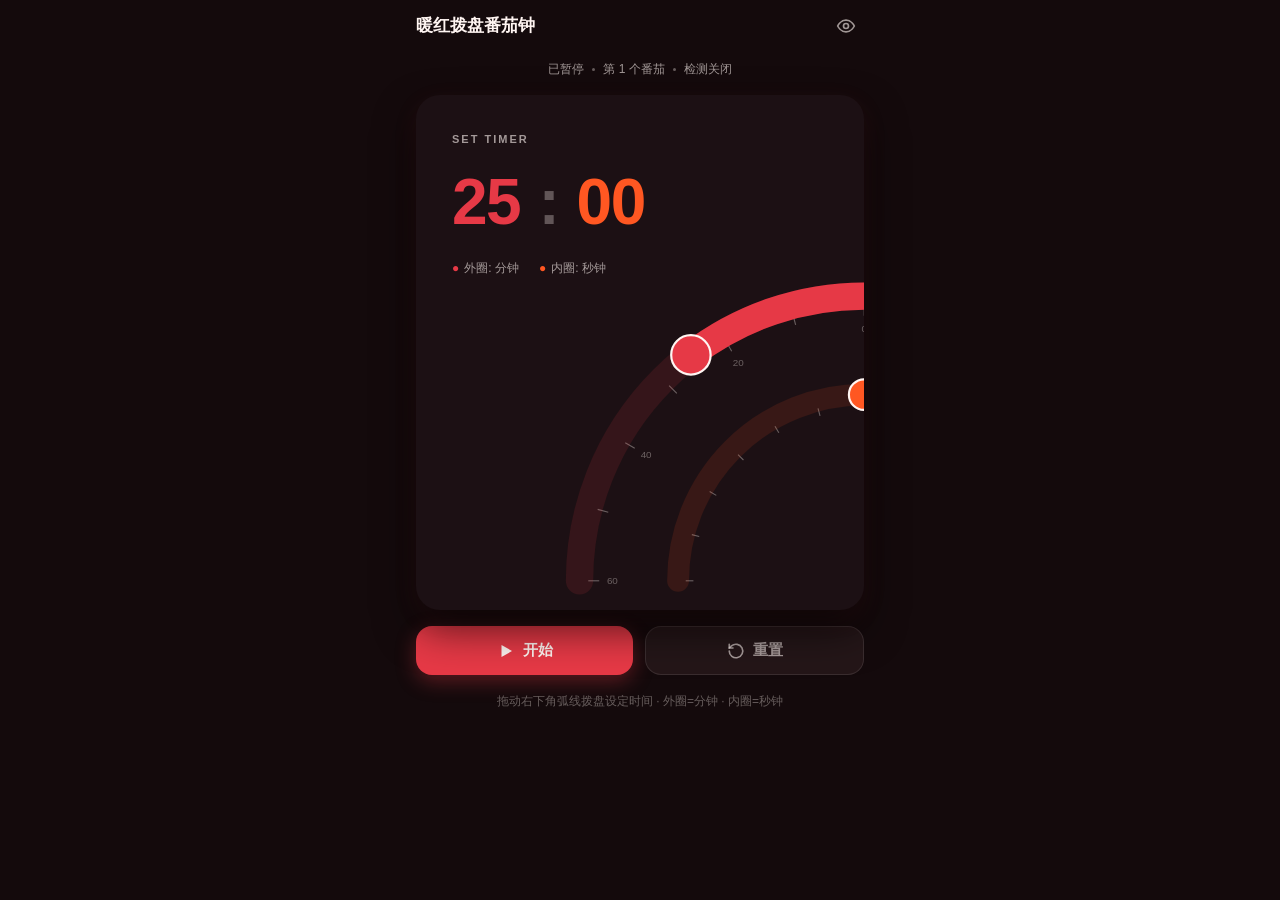
<file: index.html>
<!DOCTYPE html>
<html lang="zh-CN">
<head>
  <meta charset="UTF-8">
  <meta name="viewport" content="width=device-width, initial-scale=1.0, viewport-fit=cover">
  <meta name="theme-color" content="#140a0c">
  <title>暖红拨盘番茄钟</title>
  <link rel="manifest" href="./manifest.json">
  <link rel="apple-touch-icon" href="./icons/icon-192.png">
  <link rel="stylesheet" href="css/pomodoro.css">
</head>
<body>
<div id="app" class="pomodoro-app">

  <!-- 顶部导航 -->
  <header class="pomo-header">
    <h1 class="pomo-title">暖红拨盘番茄钟</h1>
    <button class="focus-toggle" id="focusToggle" type="button" aria-label="专注度检测">
      <svg viewBox="0 0 24 24" width="20" height="20" fill="none" stroke="currentColor" stroke-width="2"><circle cx="12" cy="12" r="3"/><path d="M2 12s3.5-7 10-7 10 7 10 7-3.5 7-10 7S2 12 2 12z"/></svg>
    </button>
  </header>

  <!-- 主内容区 -->
  <main class="pomo-body">

    <!-- 状态条码 -->
    <div class="status-bar">
      <span data-status="mode">设定时间</span>
      <i></i>
      <span data-status="cycle">第 1 个番茄</span>
      <i></i>
      <span data-status="focus">检测关闭</span>
    </div>

    <!-- 双拨盘区域 -->
    <div class="dial-panel" id="dialPanel">
      <!-- 顶部时间显示 -->
      <div class="dial-display">
        <div class="dial-status" id="dialStatus">SET TIMER</div>
        <div class="dial-time">
          <span class="dial-time-min" id="dialMin">25</span>
          <span class="dial-time-sep">:</span>
          <span class="dial-time-sec" id="dialSec">00</span>
        </div>
        <div class="dial-labels">
          <span class="dial-label dial-label-outer">外圈: 分钟</span>
          <span class="dial-label dial-label-inner">内圈: 秒钟</span>
        </div>
      </div>

      <!-- SVG 拨盘 -->
      <svg class="dial-svg" id="dialSvg" viewBox="0 0 360 360" aria-hidden="true">
        <!-- 刻度标记 -->
        <g class="dial-ticks" id="dialTicks"></g>

        <!-- 外圈轨道 -->
        <path class="dial-track dial-track-outer" id="trackOuter" />
        <!-- 外圈进度 -->
        <path class="dial-progress dial-progress-outer" id="progressOuter" />
        <!-- 外圈 Knob -->
        <circle class="dial-knob dial-knob-outer" id="knobOuter" r="10" />

        <!-- 内圈轨道 -->
        <path class="dial-track dial-track-inner" id="trackInner" />
        <!-- 内圈进度 -->
        <path class="dial-progress dial-progress-inner" id="progressInner" />
        <!-- 内圈 Knob -->
        <circle class="dial-knob dial-knob-inner" id="knobInner" r="8" />
      </svg>
    </div>

    <!-- 控制按钮 -->
    <div class="controls">
      <button class="ctrl-btn ctrl-btn-start" id="btnStart" type="button">
        <svg viewBox="0 0 24 24" width="18" height="18" fill="currentColor"><path d="M6 4l14 8-14 8V4z"/></svg>
        <span>开始</span>
      </button>
      <button class="ctrl-btn ctrl-btn-reset" id="btnReset" type="button">
        <svg viewBox="0 0 24 24" width="18" height="18" fill="none" stroke="currentColor" stroke-width="2.2" stroke-linecap="round"><path d="M3 12a9 9 0 1 0 3-6.7L3 8"/><path d="M3 3v5h5"/></svg>
        <span>重置</span>
      </button>
    </div>

    <!-- 专注度检测面板 -->
    <div class="focus-card" id="focusCard" hidden>
      <div class="focus-card-head">
        <h3>专注度检测</h3>
        <span class="focus-score" id="focusScore">--</span>
      </div>
      <div class="focus-metrics">
        <div class="focus-metric">
          <span class="focus-metric-label">标签可见</span>
          <span class="focus-metric-val" id="focusVisible">--</span>
        </div>
        <div class="focus-metric">
          <span class="focus-metric-label">键盘活跃</span>
          <span class="focus-metric-val" id="focusKeystroke">--</span>
        </div>
        <div class="focus-metric">
          <span class="focus-metric-label">持续时长</span>
          <span class="focus-metric-val" id="focusDuration">--</span>
        </div>
      </div>
      <p class="focus-note">基于浏览器可见性与交互事件的专注度估算</p>
    </div>

    <!-- 底部提示 -->
    <p class="pomo-hint">
      拖动右下角弧线拨盘设定时间 · 外圈=分钟 · 内圈=秒钟
    </p>

  </main>
</div>

<script src="js/pomodoro.js"></script>
<script>
  if ('serviceWorker' in navigator) {
    navigator.serviceWorker.register('./sw.js').catch(() => {});
  }
</script>
</body>
</html>
</file>
<file: css/pomodoro.css>
/* ============================================================
   暖红拨盘番茄钟 —— 专属样式
   高对比度暖红/橘红配色方案
   ============================================================ */

:root {
  /* 主色：暖红珊瑚 */
  --pomo-primary: #E63946;
  --pomo-primary-dark: #C62B38;
  --pomo-primary-light: #FF6B6B;
  /* 次色：橘红 */
  --pomo-secondary: #FF5722;
  --pomo-secondary-dark: #E64A19;
  --pomo-secondary-light: #FF8A65;
  /* 背景：极深黑红 */
  --pomo-bg: #140A0C;
  --pomo-bg-card: #1C1014;
  --pomo-bg-elevated: #241618;
  /* 文字 */
  --pomo-text: #FFF5F2;
  --pomo-text-muted: rgba(255, 245, 242, 0.6);
  --pomo-text-faint: rgba(255, 245, 242, 0.35);
  /* 边框 */
  --pomo-border: rgba(255, 245, 242, 0.1);
  /* 阴影 */
  --pomo-shadow: 0 20px 40px rgba(0, 0, 0, 0.6), 0 8px 24px rgba(230, 57, 70, 0.1);
}

* { box-sizing: border-box; margin: 0; padding: 0; }

html { -webkit-text-size-adjust: 100%; }

body {
  font-family: -apple-system, BlinkMacSystemFont, "PingFang SC", "Microsoft YaHei", sans-serif;
  background: var(--pomo-bg);
  color: var(--pomo-text);
  font-size: 15px;
  line-height: 1.6;
  -webkit-font-smoothing: antialiased;
}

#app {
  max-width: 480px;
  margin: 0 auto;
  min-height: 100vh;
  min-height: 100dvh;
  background: var(--pomo-bg);
  position: relative;
  display: flex;
  flex-direction: column;
}

a { text-decoration: none; color: inherit; -webkit-tap-highlight-color: transparent; }
button { font-family: inherit; border: none; background: none; cursor: pointer;
         color: inherit; -webkit-tap-highlight-color: transparent; }

/* ---------- 顶部导航 ---------- */
.pomo-header {
  min-height: 52px;
  display: flex;
  align-items: center;
  justify-content: space-between;
  padding: 0 16px;
  padding-top: env(safe-area-inset-top);
  position: sticky;
  top: 0;
  z-index: 10;
  background: var(--pomo-bg);
}

.header-back-link {
  width: 36px;
  height: 36px;
  display: flex;
  align-items: center;
  justify-content: center;
  border-radius: 999px;
  color: var(--pomo-text);
  transition: background 0.15s;
}
.header-back-link:active { background: var(--pomo-bg-elevated); }

.pomo-title {
  font-size: 17px;
  font-weight: 600;
}

.focus-toggle {
  width: 36px;
  height: 36px;
  display: flex;
  align-items: center;
  justify-content: center;
  border-radius: 999px;
  color: var(--pomo-text-muted);
  transition: all 0.2s;
}
.focus-toggle.is-active {
  background: var(--pomo-primary);
  color: var(--pomo-text);
}
.focus-toggle:active { background: var(--pomo-bg-elevated); }

/* ---------- 主内容区 ---------- */
.pomo-body {
  flex: 1;
  padding: 8px 16px 24px;
  display: flex;
  flex-direction: column;
  gap: 16px;
}

/* ---------- 状态条码 ---------- */
.status-bar {
  display: flex;
  align-items: center;
  justify-content: center;
  gap: 8px;
  font-size: 12px;
  color: var(--pomo-text-muted);
}
.status-bar i {
  width: 3px;
  height: 3px;
  border-radius: 999px;
  background: var(--pomo-text-faint);
}

/* ---------- 双拨盘面板 ---------- */
.dial-panel {
  position: relative;
  width: 100%;
  aspect-ratio: 1 / 1.15;
  background: var(--pomo-bg-card);
  border-radius: 24px;
  overflow: hidden;
  user-select: none;
  touch-action: none;
  box-shadow: var(--pomo-shadow);
  cursor: grab;
}
.dial-panel.is-dragging { cursor: grabbing; }

/* ---------- 时间显示 ---------- */
.dial-display {
  position: relative;
  z-index: 2;
  padding: 28px 28px 0;
  pointer-events: none;
}

.dial-status {
  font-size: 11px;
  font-weight: 600;
  letter-spacing: 2px;
  color: var(--pomo-text-muted);
}
.dial-status.is-running { color: var(--pomo-primary-light); }
.dial-status.is-paused { color: var(--pomo-secondary-light); }
.dial-status.is-done { color: var(--pomo-secondary); }

.dial-time {
  font-size: 56px;
  font-weight: 700;
  font-variant-numeric: tabular-nums;
  letter-spacing: -1.5px;
  margin-top: 2px;
}
.dial-time-min { color: var(--pomo-primary); }
.dial-time-sec { color: var(--pomo-secondary); }
.dial-time-sep { opacity: 0.3; margin: 0 2px; }

.dial-labels {
  display: flex;
  gap: 20px;
  margin-top: 6px;
  font-size: 12px;
  color: var(--pomo-text-muted);
}
.dial-label { transition: opacity 0.15s, color 0.15s; }
.dial-label-outer::before,
.dial-label-inner::before {
  content: "●";
  margin-right: 5px;
}
.dial-label-outer::before { color: var(--pomo-primary); }
.dial-label-inner::before { color: var(--pomo-secondary); }
.dial-label.is-active { color: var(--pomo-text); opacity: 1; }

/* ---------- SVG 拨盘 ---------- */
.dial-svg {
  position: absolute;
  bottom: 0;
  right: 0;
  width: 85%;
  height: 85%;
  pointer-events: none;
}

.dial-track {
  fill: none;
  stroke-linecap: round;
}
.dial-track-outer { stroke: rgba(230, 57, 70, 0.12); stroke-width: 25; }
.dial-track-inner { stroke: rgba(255, 87, 34, 0.12); stroke-width: 20; }

.dial-progress {
  fill: none;
  stroke-linecap: round;
}
.dial-progress-outer { stroke: var(--pomo-primary); stroke-width: 25;
  transition: stroke-dashoffset 0.12s ease-out, stroke-width 0.1s; }
.dial-progress-inner { stroke: var(--pomo-secondary); stroke-width: 20;
  transition: stroke-dashoffset 0.12s ease-out, stroke-width 0.1s; }
.dial-panel.is-dragging .dial-progress { transition: none; }

.dial-knob {
  fill: var(--pomo-primary);
  stroke: var(--pomo-text);
  stroke-width: 2;
  transition: r 0.1s;
}
.dial-knob-outer { fill: var(--pomo-primary); }
.dial-knob-inner { fill: var(--pomo-secondary); }

.dial-ticks line {
  stroke: var(--pomo-text-faint);
  stroke-width: 1;
}
.dial-ticks text {
  fill: var(--pomo-text-faint);
  font-size: 9px;
  text-anchor: middle;
  font-weight: 500;
}

/* ---------- 控制按钮 ---------- */
.controls {
  display: flex;
  gap: 12px;
}

.ctrl-btn {
  flex: 1;
  display: flex;
  align-items: center;
  justify-content: center;
  gap: 8px;
  padding: 14px 24px;
  border-radius: 16px;
  font-size: 15px;
  font-weight: 600;
  transition: transform 0.1s, background 0.2s, box-shadow 0.2s;
}
.ctrl-btn:active { transform: scale(0.97); }

.ctrl-btn-start {
  background: var(--pomo-primary);
  color: var(--pomo-text);
  box-shadow: 0 6px 20px rgba(230, 57, 70, 0.35);
}
.ctrl-btn-start:hover { background: var(--pomo-primary-light); }
.ctrl-btn-start.is-paused { background: var(--pomo-secondary);
  box-shadow: 0 6px 20px rgba(255, 87, 34, 0.35); }

.ctrl-btn-reset {
  background: var(--pomo-bg-elevated);
  color: var(--pomo-text-muted);
  border: 1px solid var(--pomo-border);
}
.ctrl-btn-reset:hover { color: var(--pomo-text); }

/* ---------- 专注度检测卡片 ---------- */
.focus-card {
  background: var(--pomo-bg-card);
  border-radius: 16px;
  padding: 20px;
  border: 1px solid var(--pomo-border);
  animation: cardIn 0.2s ease-out;
}
@keyframes cardIn {
  from { opacity: 0; transform: translateY(8px); }
  to { opacity: 1; transform: translateY(0); }
}

.focus-card-head {
  display: flex;
  align-items: center;
  justify-content: space-between;
  margin-bottom: 16px;
}
.focus-card-head h3 {
  font-size: 15px;
  font-weight: 600;
}
.focus-score {
  font-size: 24px;
  font-weight: 800;
  font-variant-numeric: tabular-nums;
  color: var(--pomo-primary);
}

.focus-metrics {
  display: flex;
  gap: 12px;
}
.focus-metric {
  flex: 1;
  background: var(--pomo-bg-elevated);
  border-radius: 12px;
  padding: 12px 8px;
  text-align: center;
}
.focus-metric-label {
  display: block;
  font-size: 11px;
  color: var(--pomo-text-faint);
  margin-bottom: 4px;
}
.focus-metric-val {
  display: block;
  font-size: 14px;
  font-weight: 600;
  font-variant-numeric: tabular-nums;
}
.focus-metric-val.is-good { color: var(--pomo-secondary-light); }
.focus-metric-val.is-warn { color: var(--pomo-primary); }

.focus-note {
  margin-top: 12px;
  font-size: 11px;
  color: var(--pomo-text-faint);
  text-align: center;
}

/* ---------- 底部提示 ---------- */
.pomo-hint {
  font-size: 12px;
  color: var(--pomo-text-faint);
  text-align: center;
  line-height: 1.7;
  padding: 0 8px;
}

/* ---------- 完成脉冲动画 ---------- */
@keyframes pulseGlow {
  0%, 100% { filter: drop-shadow(0 0 4px rgba(230, 57, 70, 0.6)); }
  50% { filter: drop-shadow(0 0 12px rgba(255, 87, 34, 0.8)); }
}
.dial-time.is-done { animation: pulseGlow 2s ease-in-out infinite; }

/* ---------- 桌面端适配 ---------- */
@media (min-width: 600px) {
  .dial-display { padding: 36px 36px 0; }
  .dial-time { font-size: 64px; }
  .dial-svg { width: 88%; height: 88%; }
}

/* ---------- 移动端适配 ---------- */
@media (max-width: 380px) {
  .dial-time { font-size: 46px; }
  .dial-display { padding: 22px 22px 0; }
  .ctrl-btn { padding: 12px 16px; font-size: 14px; }
  .focus-metrics { gap: 8px; }
  .focus-metric { padding: 10px 6px; }
}
</file>
